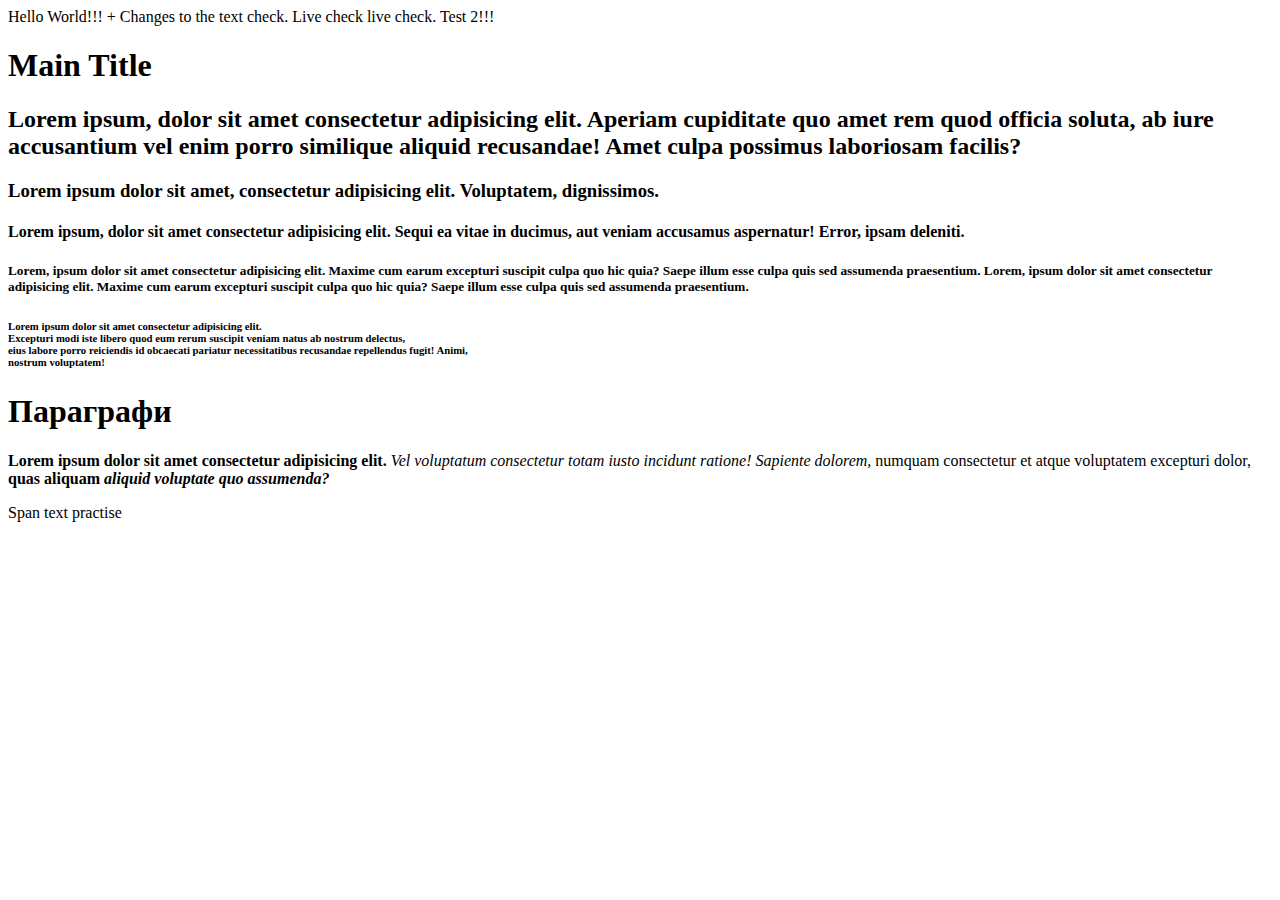
<file: 01/index.html>
<!DOCTYPE html>
<html lang="en">
<head>
    <meta charset="UTF-8"> 
    <meta name="viewport" content="width=device-width, initial-scale=1.0">
    <title>First lesson practise</title>
</head>
<body>
    <!-- First lesson comment use -->
    <!-- Ctrl + / use to do comments without writing the whole tag -->
    Hello World!!! 
        + Changes to the text check. Live check live check.
    Test 2!!!    
    <!-- Step back -->
     <h1> 
        Main Title <!--h1-h6-->
    </h1> 
    <h2>
        Lorem ipsum, dolor sit amet consectetur adipisicing elit. Aperiam cupiditate quo amet rem quod officia soluta, ab iure accusantium vel enim porro similique aliquid recusandae! Amet culpa possimus laboriosam facilis?
    </h2>
    <h3>
        Lorem ipsum dolor sit amet, consectetur adipisicing elit. Voluptatem, dignissimos.
    </h3>
    <h4>
        Lorem ipsum, dolor sit amet consectetur adipisicing elit. Sequi ea vitae in ducimus, aut veniam accusamus aspernatur! Error, ipsam deleniti.
    </h4>
    <h5>
        Lorem, ipsum dolor sit amet consectetur adipisicing elit. Maxime cum earum excepturi suscipit culpa quo hic quia? Saepe illum esse culpa quis sed assumenda praesentium.

        Lorem, ipsum dolor sit amet consectetur adipisicing elit. Maxime cum earum excepturi suscipit culpa quo hic quia? Saepe illum esse culpa quis sed assumenda praesentium.
    </h5>
    <h6>
        Lorem ipsum dolor sit amet consectetur adipisicing elit. <br>
        Excepturi modi iste libero quod eum rerum suscipit veniam natus ab nostrum delectus, <br>
        eius labore porro reiciendis id obcaecati pariatur necessitatibus recusandae repellendus fugit! Animi, <br>
        nostrum voluptatem!
    </h6>

    <!-- SEO-search enginer optimization -->
    <h1>Параграфи</h1>
    <p>
         <b>
            <!-- old version -->
            Lorem ipsum dolor sit amet consectetur adipisicing elit.
        </b> 
        <i>
            Vel voluptatum consectetur totam iusto incidunt ratione! Sapiente dolorem,
        </i>
        <!-- old version -->
         numquam consectetur et atque voluptatem excepturi dolor, 

        <strong> 
            <!-- new version for bold version of the text-->
            quas aliquam 
            <em>
                <!-- new version -->
                aliquid voluptate quo assumenda?
            </em>
        </strong>
    </p>
    <span>
        Span text practise
    </span>
</body>
</html>
</file>
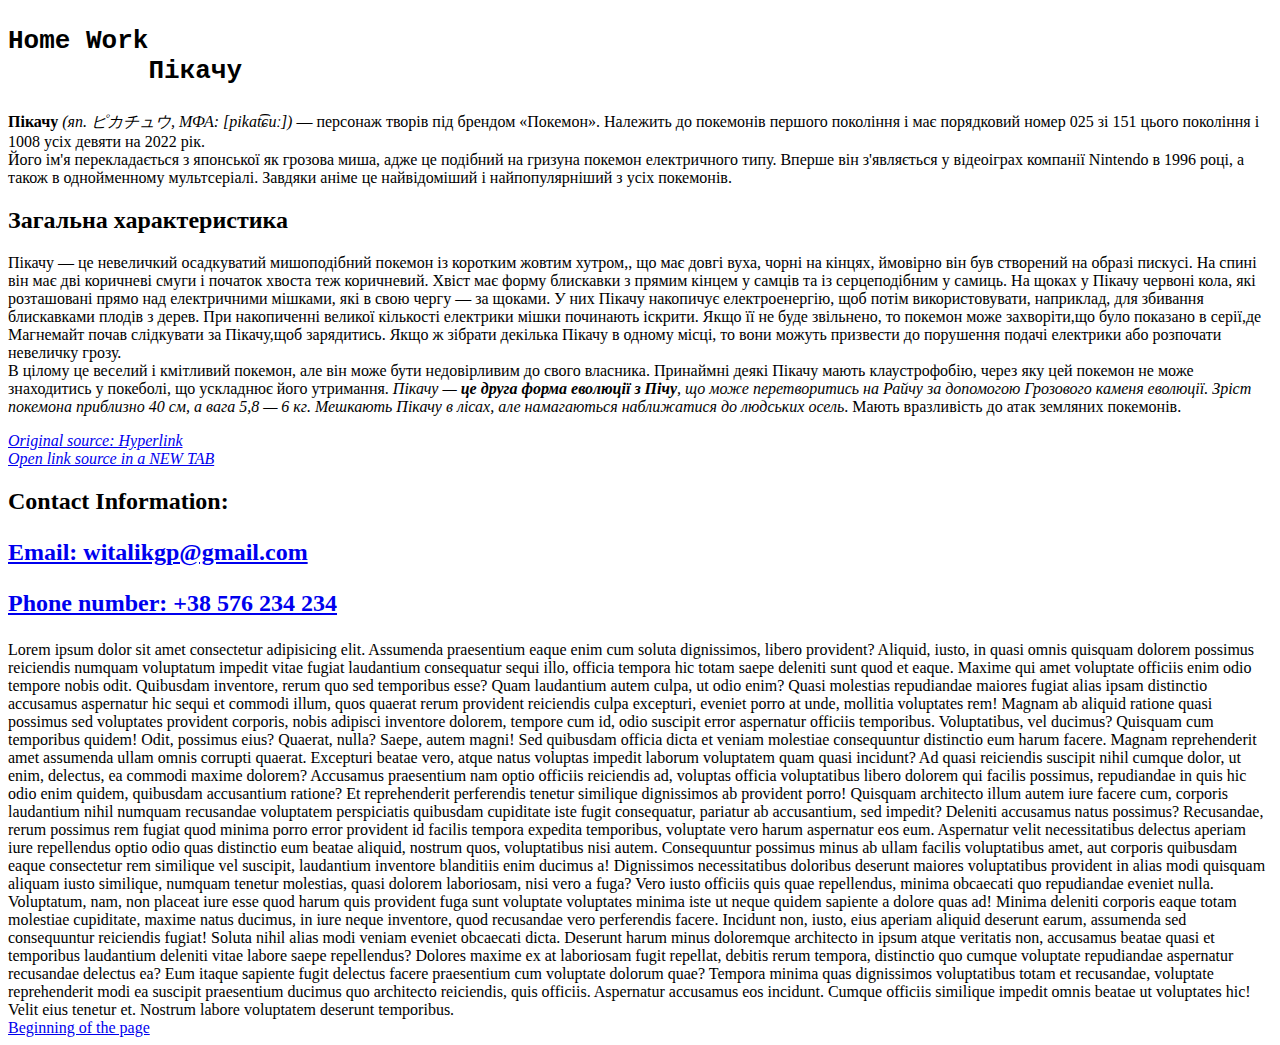
<file: 02/hw01.html>
<!DOCTYPE html>
<html lang="en">
<head>
    <meta charset="UTF-8">
    <meta name="viewport" content="width=device-width, initial-scale=1.0">
    <title>HW-Pikachu-html</title>
</head>
<body>
    <h1 id="Beginning of the page"> 
        <pre>Home Work<br>         Пікачу</pre>
    </h1>
    <p>
        <b>Пікачу</b> <em>(яп. ピカチュウ, МФА: [pikat͡ɕuː])</em> — персонаж творів під брендом «Покемон». Належить до покемонів першого покоління і має порядковий номер 025 зі 151 цього покоління і 1008 усіх девяти на 2022 рік. 
        <br>Його ім'я перекладається з японської як грозова миша, адже це подібний на гризуна покемон електричного типу. Вперше він з'являється у відеоіграх компанії Nintendo в 1996 році, а також в однойменному мультсеріалі. Завдяки аніме це найвідоміший і найпопулярніший з усіх покемонів.  
    </p>
    <h2>
        Загальна характеристика
    </h2>
    <p>
        Пікачу — це невеличкий осадкуватий мишоподібний покемон із коротким жовтим хутром,, що має довгі вуха, чорні на кінцях, ймовірно він був створений на образі пискусі. На спині він має дві коричневі смуги і початок хвоста теж коричневий. Хвіст має форму блискавки з прямим кінцем у самців та із серцеподібним у самиць. На щоках у Пікачу червоні кола, які розташовані прямо над електричними мішками, які в свою чергу  — за щоками. У них Пікачу накопичує електроенергію, щоб потім використовувати, наприклад, для збивання блискавками плодів з дерев. При накопиченні великої кількості електрики мішки починають іскрити. Якщо її не буде звільнено, то покемон може захворіти,що було показано в серії,де Магнемайт почав слідкувати за Пікачу,щоб зарядитись. Якщо ж зібрати декілька Пікачу в одному місці, то вони можуть призвести до порушення подачі електрики або розпочати невеличку грозу.
        <br>В цілому це веселий і кмітливий покемон, але він може бути недовірливим до свого власника. Принаймні деякі Пікачу мають клаустрофобію, через яку цей покемон не може знаходитись у покеболі, що ускладнює його утримання. <em>Пікачу — <b>це друга форма еволюції з Пічу</b>, що може перетворитись на Райчу за допомогою Грозового каменя еволюції. Зріст покемона приблизно 40 см, а вага 5,8 — 6 кг. Мешкають Пікачу в лісах, але намагаються наближатися до людських осель</em>. Мають вразливість до атак земляних покемонів.  
    </p>
    <em>
        <a href="https://uk.wikipedia.org/wiki/%D0%9F%D1%96%D0%BA%D0%B0%D1%87%D1%83">
            Original source: Hyperlink
        </a> <!--- Взято з Вікіпедії-->
        <br><a href="https://uk.wikipedia.org/wiki/%D0%9F%D1%96%D0%BA%D0%B0%D1%87%D1%83" target="_blank">
            Open link source in a NEW TAB
        </a>
    </em>
    <h2>
        Contact Information:
        <a href="mailto:witalikgp@gmail.com">
            <p>
                Email: witalikgp@gmail.com
            </p>
            
        </a>
        <a href="tel:+38576234234">
            <p>
                Phone number: +38 576 234 234
            </p>
        </a>
    </h2>
    <!-- test for navigation buttons below -->

    Lorem ipsum dolor sit amet consectetur adipisicing elit. Assumenda praesentium eaque enim cum soluta dignissimos, libero provident? Aliquid, iusto, in quasi omnis quisquam dolorem possimus reiciendis numquam voluptatum impedit vitae fugiat laudantium consequatur sequi illo, officia tempora hic totam saepe deleniti sunt quod et eaque. Maxime qui amet voluptate officiis enim odio tempore nobis odit. Quibusdam inventore, rerum quo sed temporibus esse? Quam laudantium autem culpa, ut odio enim? Quasi molestias repudiandae maiores fugiat alias ipsam distinctio accusamus aspernatur hic sequi et commodi illum, quos quaerat rerum provident reiciendis culpa excepturi, eveniet porro at unde, mollitia voluptates rem! Magnam ab aliquid ratione quasi possimus sed voluptates provident corporis, nobis adipisci inventore dolorem, tempore cum id, odio suscipit error aspernatur officiis temporibus. Voluptatibus, vel ducimus? Quisquam cum temporibus quidem! Odit, possimus eius? Quaerat, nulla? Saepe, autem magni! Sed quibusdam officia dicta et veniam molestiae consequuntur distinctio eum harum facere. Magnam reprehenderit amet assumenda ullam omnis corrupti quaerat. Excepturi beatae vero, atque natus voluptas impedit laborum voluptatem quam quasi incidunt? Ad quasi reiciendis suscipit nihil cumque dolor, ut enim, delectus, ea commodi maxime dolorem? Accusamus praesentium nam optio officiis reiciendis ad, voluptas officia voluptatibus libero dolorem qui facilis possimus, repudiandae in quis hic odio enim quidem, quibusdam accusantium ratione? Et reprehenderit perferendis tenetur similique dignissimos ab provident porro! Quisquam architecto illum autem iure facere cum, corporis laudantium nihil numquam recusandae voluptatem perspiciatis quibusdam cupiditate iste fugit consequatur, pariatur ab accusantium, sed impedit? Deleniti accusamus natus possimus? Recusandae, rerum possimus rem fugiat quod minima porro error provident id facilis tempora expedita temporibus, voluptate vero harum aspernatur eos eum. Aspernatur velit necessitatibus delectus aperiam iure repellendus optio odio quas distinctio eum beatae aliquid, nostrum quos, voluptatibus nisi autem. Consequuntur possimus minus ab ullam facilis voluptatibus amet, aut corporis quibusdam eaque consectetur rem similique vel suscipit, laudantium inventore blanditiis enim ducimus a! Dignissimos necessitatibus doloribus deserunt maiores voluptatibus provident in alias modi quisquam aliquam iusto similique, numquam tenetur molestias, quasi dolorem laboriosam, nisi vero a fuga? Vero iusto officiis quis quae repellendus, minima obcaecati quo repudiandae eveniet nulla. Voluptatum, nam, non placeat iure esse quod harum quis provident fuga sunt voluptate voluptates minima iste ut neque quidem sapiente a dolore quas ad! Minima deleniti corporis eaque totam molestiae cupiditate, maxime natus ducimus, in iure neque inventore, quod recusandae vero perferendis facere. Incidunt non, iusto, eius aperiam aliquid deserunt earum, assumenda sed consequuntur reiciendis fugiat! Soluta nihil alias modi veniam eveniet obcaecati dicta. Deserunt harum minus doloremque architecto in ipsum atque veritatis non, accusamus beatae quasi et temporibus laudantium deleniti vitae labore saepe repellendus? Dolores maxime ex at laboriosam fugit repellat, debitis rerum tempora, distinctio quo cumque voluptate repudiandae aspernatur recusandae delectus ea? Eum itaque sapiente fugit delectus facere praesentium cum voluptate dolorum quae? Tempora minima quas dignissimos voluptatibus totam et recusandae, voluptate reprehenderit modi ea suscipit praesentium ducimus quo architecto reiciendis, quis officiis. Aspernatur accusamus eos incidunt. Cumque officiis similique impedit omnis beatae ut voluptates hic! Velit eius tenetur et. Nostrum labore voluptatem deserunt temporibus.
    <br>
    <a href="next.html">
        Beginning of the page
    </a>

</body>
</html>
</file>
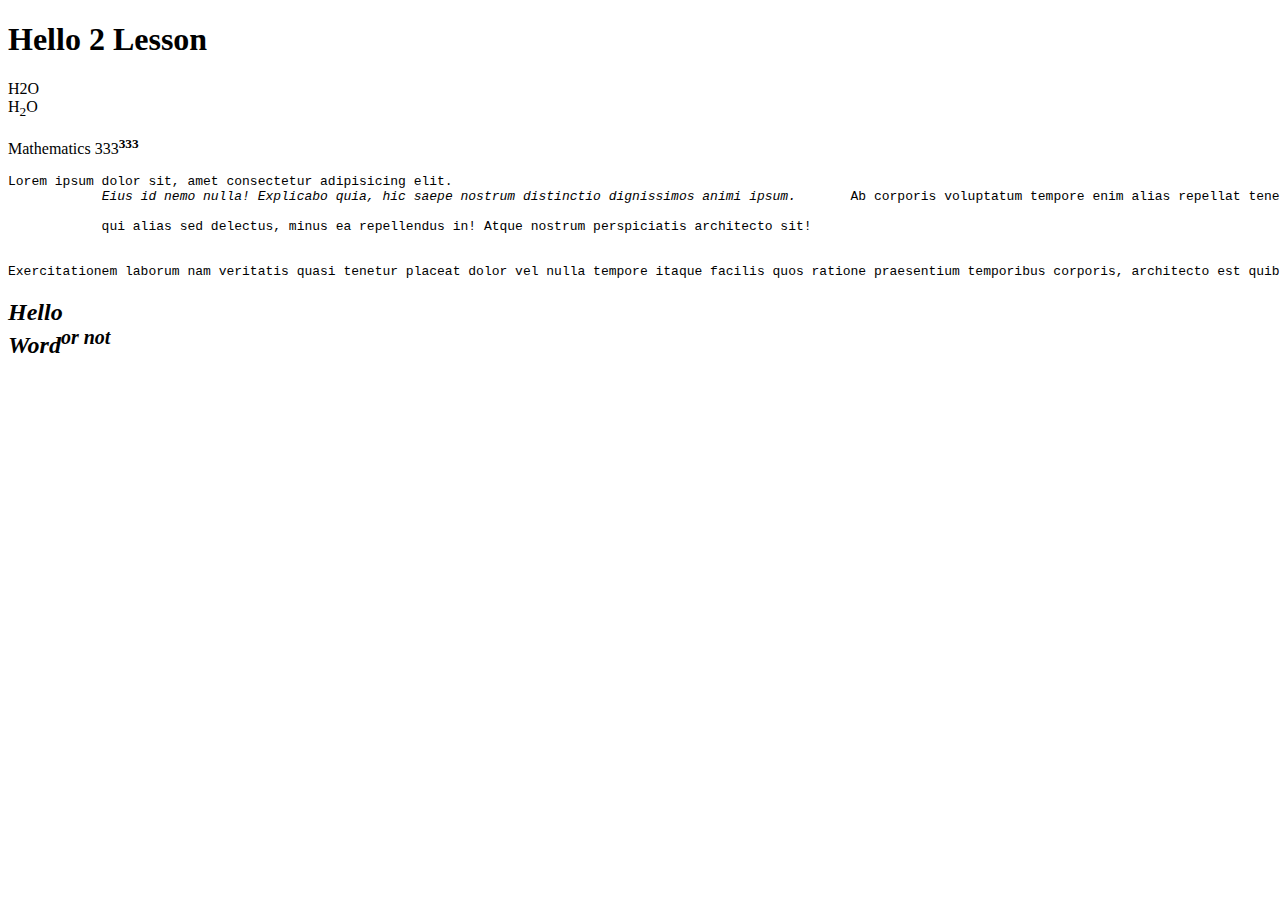
<file: 02/next.html>
<!DOCTYPE html>
<html lang="en">
<head>
    <meta charset="UTF-8">
    <meta name="viewport" content="width=device-width, initial-scale=1.0">
    <title>Lesson 2</title>
</head>
<body>
    <h1>
        Hello 2 Lesson
        <!-- git instalations and adding repository -->
    </h1>
    <p>
        H2O 
        <!-- without formatting -->
        <br> H<sub>2</sub>O  <!--with sub teg-->
    </p>
    <p>
        Mathematics  333<sup><b>333</b></sup>
    </p>

    <p>
        <pre>Lorem ipsum dolor sit, amet consectetur adipisicing elit. 
            <em>Eius id nemo nulla! Explicabo quia, hic saepe nostrum distinctio dignissimos animi ipsum.</em>       Ab corporis voluptatum tempore enim alias repellat tenetur accusamus iste eos sed impedit, labore fugiat harum recusandae ut quaerat facere asperiores vero libero omnis, distinctio mollitia aut atque! <b>Doloremque vel quisquam magnam quo recusandae voluptatum odit obcaecati sequi eaque facilis tempore nobis</b>, 
            
            qui alias sed delectus, minus ea repellendus in! Atque nostrum perspiciatis architecto sit! 
            
            <br>Exercitationem laborum nam veritatis quasi tenetur placeat dolor vel nulla tempore itaque facilis quos ratione praesentium temporibus corporis, architecto est quibusdam commodi quis dicta.</pre>
    </p>
    <h2>
        <em>Hello <br>Word<sup>or not</sup></em>
    </h2>
</body>
</html>
</file>
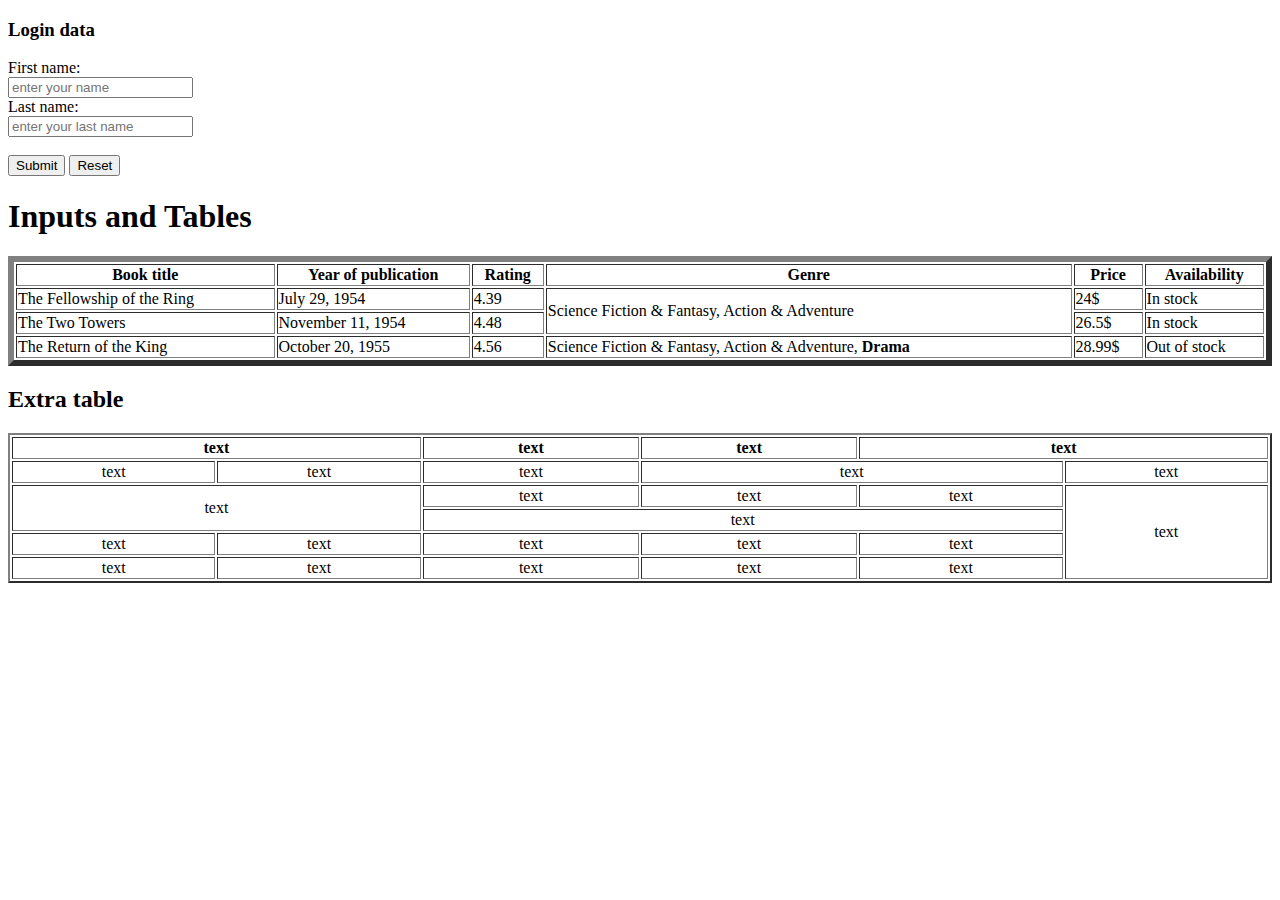
<file: 03/hw3.html>
<!DOCTYPE html>
<html lang="en">
<head>
    <meta charset="UTF-8">
    <meta name="viewport" content="width=device-width, initial-scale=1.0">
    <title>Home work 2 ( lesson 3) </title>
</head>
<body>
    <h3>
        Login data
    </h3>
    <form action="/action_page.php">
        <label for="fname">First name:</label><br>
        <input type="text" id="fname" name="fname" value="" placeholder="enter your name"><br>
        <label for="lname">Last name:</label><br>
        <input type="text" id="lname" name="lname" value="" placeholder="enter your last name"><br><br>
        <input type="submit" value="Submit">
        <input type="reset" value="Reset">
      </form>
    <h1>
        Inputs and Tables
    </h1>
    <!-- Основне завдання  -->
     <table border="6" style="width: 100%">
        <thead >
            <tr>
                <th>
                    Book title
                </th>
                <th>
                    Year of publication
                </th>
                <th>
                    Rating
                </th>
                <th>
                    Genre
                </th>
                <th>
                    Price
                </th>
                <th>
                    Availability
                </th>
            </tr>
        </thead>
        <tbody>
            <tr>
                <td>
                    The Fellowship of the Ring
                </td>
                <td>
                    July 29, 1954
                </td>
                <td>
                    4.39
                </td>
                <td rowspan="2">
                   Science Fiction & Fantasy, Action & Adventure
                </td>
                <td>
                    24$
                </td>
                <td>
                    In stock
                </td>
            </tr>
            <tr>
                <td>
                    The Two Towers
                </td>
                <td>
                    November 11, 1954 
                </td>
                <td>
                    4.48
                </td>
                <td>
                    26.5$
                </td>
                <td>
                    In stock
                </td>
             </tr>
            <tr>
                <td>
                    The Return of the King
                </td>
                <td>
                    October 20, 1955
                </td>
                <td>
                    4.56
                </td>
                <td>
                    Science Fiction & Fantasy, Action & Adventure,  <b>Drama </b>
                </td>
                <td>
                    28.99$
                </td>
                <td>
                    Out of stock
                </td>
            </tr>
        </tbody>
     </table>

     <h2>
        Extra table
     </h2>
     <table border="2" style="width:100%" >
        <thead>
            <tr>
                <th colspan="2" >
                    text
                </th>
                <th >
                    text 
                </th>
                <th>
                    text
                </th>
                <th colspan="2">
                    text
                </th>
            </tr>
        </thead>
        <tbody style="text-align: center;" >
            <tr >
                <td>
                    text
                </td>
                <td>
                    text
                </td>
                <td>
                    text
                </td>
                <td colspan="2">
                    text
                </td>
                <td>
                    text
                </td>
            </tr>
            <tr>
                <td colspan="2" rowspan="2">
                    text
                </td>
                <td>
                    text
                </td>
                <td>
                    text
                </td>
                <td>
                    text
                </td>
                <td rowspan="4">
                    text
                </td>
            </tr>
            <tr>
                <td colspan="3">
                    text
                </td>
            </tr>
            <tr>
                <td>
                    text
                </td>
                <td>
                    text
                </td>
                <td>
                    text
                </td>
                <td>
                    text
                </td>
                <td>
                    text
                </td>
            </tr>
            <tr>
                <td>
                    text
                </td>
                <td>
                    text
                </td>
                <td>
                    text
                </td>
                <td>
                    text
                </td>
                <td>
                    text
                </td>
            </tr>
        </tbody>
     </table>
</body>
</html>
</file>
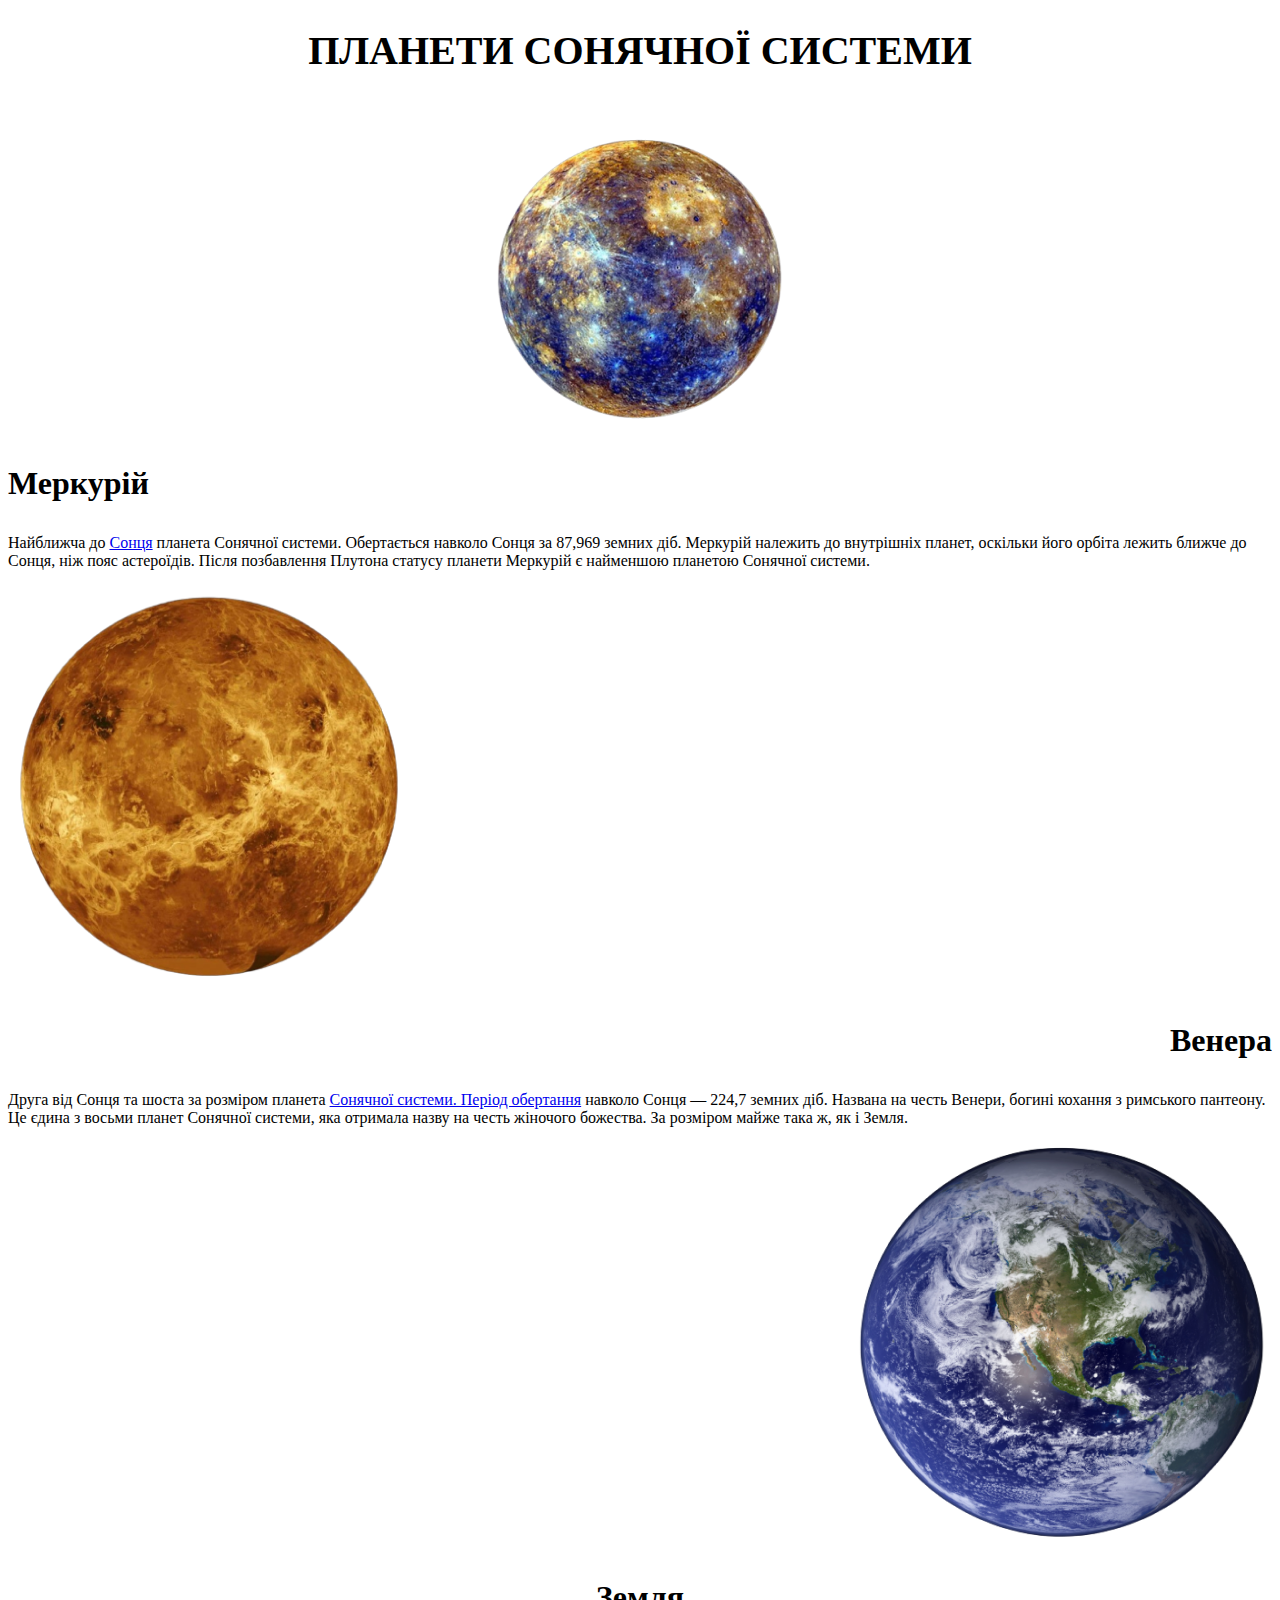
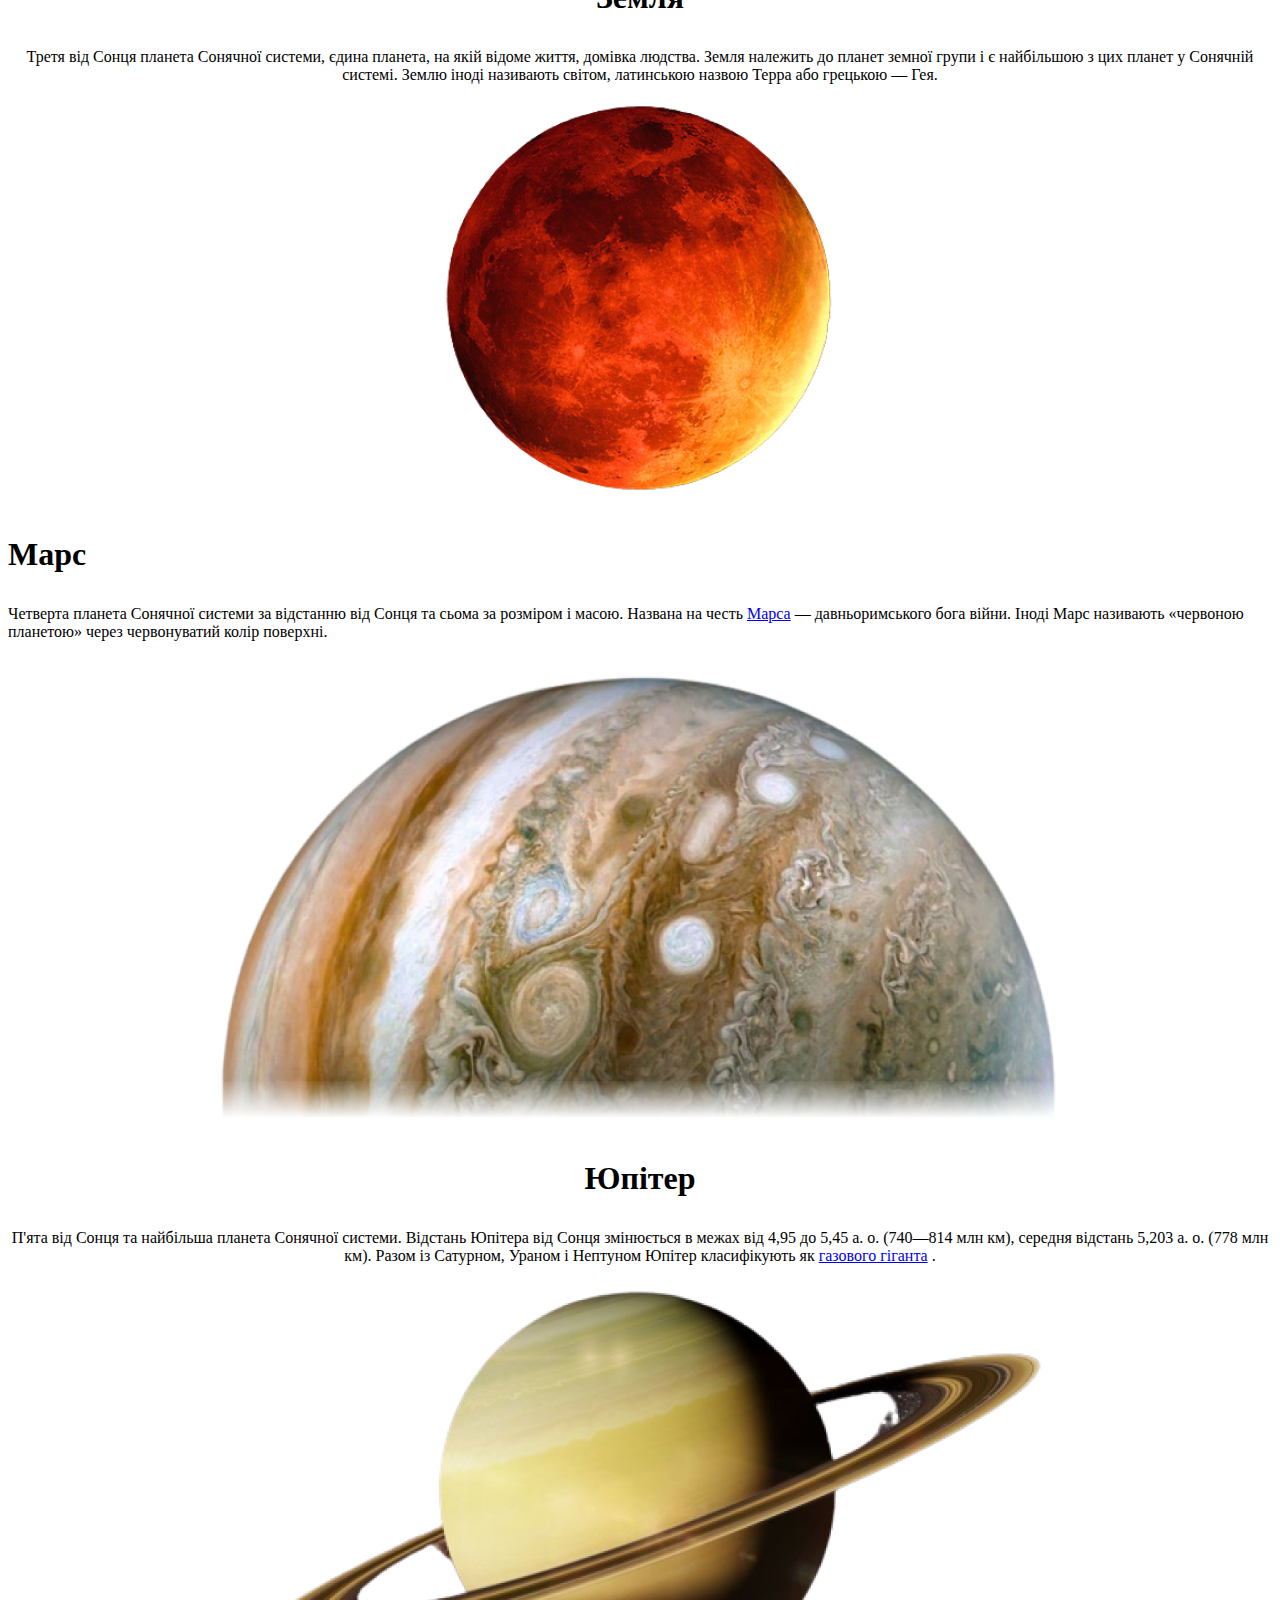
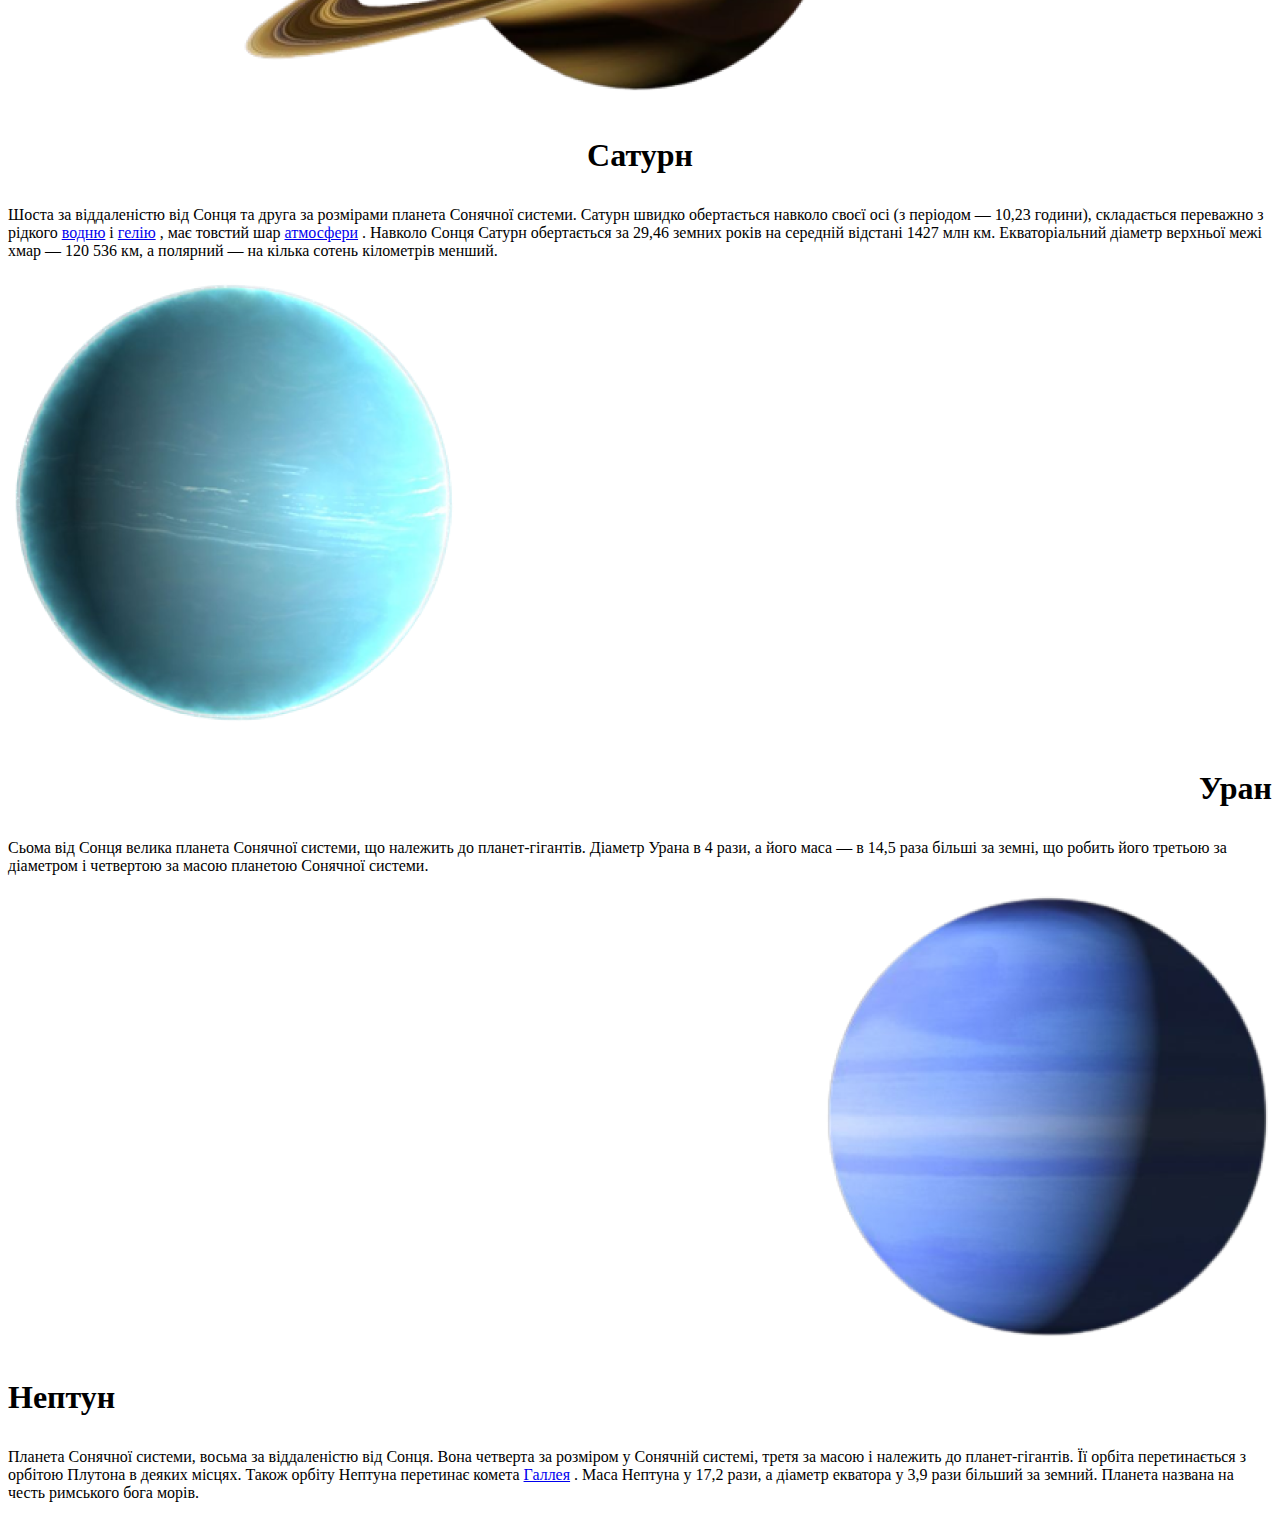
<file: 04/hwPlanets.html>
<!DOCTYPE html>
<html lang="en">
<head>
    <meta charset="UTF-8">
    <meta name="viewport" content="width=device-width, initial-scale=1.0">
    <title>Planets</title>
    <link rel="stylesheet" href="planets.css">
</head>
<body>
    <h1 class="center">
        ПЛАНЕТИ СОНЯЧНОЇ СИСТЕМИ
    </h1>
    <section class="center" >
        <img src="Images/меркурій.png" alt="Меркурій">
   </section>
   <h3 class="left-side">
    Меркурій
    </h3>
    <p>
        Найближча до 
        <a href="https://uk.wikipedia.org/wiki/%D0%A1%D0%BE%D0%BD%D1%86%D0%B5">Сонця</a> 
         планета Сонячної системи. Обертається навколо Сонця за 87,969 земних діб. Меркурій належить до внутрішніх планет, оскільки його орбіта лежить ближче до Сонця, ніж пояс астероїдів. Після позбавлення Плутона статусу планети Меркурій є найменшою планетою Сонячної системи.
    </p>
   <section class="left-side">
        <img src="Images/венера.png" alt="">
   </section>
   <h3 class="right-side">
        Венера
    </h3>
    <p>
        Друга від Сонця та шоста за розміром планета
        <a href="https://uk.wikipedia.org/wiki/%D0%A1%D0%BE%D0%BD%D1%8F%D1%87%D0%BD%D0%B0_%D1%81%D0%B8%D1%81%D1%82%D0%B5%D0%BC%D0%B0">Сонячної системи. Період обертання</a> 
         навколо Сонця — 224,7 земних діб. Названа на честь Венери, богині кохання з римського пантеону. Це єдина з восьми планет Сонячної системи, яка отримала назву на честь жіночого божества. За розміром майже така ж, як і Земля.
    </p>
    <section class="right-side">
        <img src="Images/земля.png" alt="">
    </section>
    <h3 class="center">
        Земля
    </h3>
    <p class="center">
        Третя від Сонця планета Сонячної системи, єдина планета, на якій відоме життя, домівка людства. Земля належить до планет земної групи і є найбільшою з цих планет у Сонячній системі. Землю іноді називають світом, латинською назвою Терра або грецькою — Гея.
    </p>
   <section class="center">
        <img src="Images/марс.png" alt="">
   </section>
    <h3 class="left-side">
        Марс
    </h3>
    <p>
        Четверта планета Сонячної системи за відстанню від Сонця та сьома за розміром і масою. Названа на честь 
        <a href="https://uk.wikipedia.org/wiki/%D0%9C%D0%B0%D1%80%D1%81_(%D0%BC%D1%96%D1%84%D0%BE%D0%BB%D0%BE%D0%B3%D1%96%D1%8F)">Марса</a>
         — давньоримського бога війни. Іноді Марс називають «червоною планетою» через червонуватий колір поверхні.
    </p>
   <section class="center">
        <img src="Images/юпітер.png" alt="">
   </section>
   <h3 class="center">
        Юпітер  
    </h3>
    <p class="center">
        П'ята від Сонця та найбільша планета Сонячної системи. Відстань Юпітера від Сонця змінюється в межах від 4,95 до 5,45 а. о. (740—814 млн км), середня відстань 5,203 а. о. (778 млн км). Разом із Сатурном, Ураном і Нептуном Юпітер класифікують як
        <a href="https://uk.wikipedia.org/wiki/%D0%93%D0%B0%D0%B7%D0%BE%D0%B2%D1%96_%D0%B3%D1%96%D0%B3%D0%B0%D0%BD%D1%82%D0%B8">газового гіганта</a> 
        .
    </p>
   <section class="center">
        <img src="Images/сатурн.png" alt="">
    </section>
    <h3 class="center">
        Сатурн
    </h3>
    <p>
        Шоста за віддаленістю від Сонця та друга за розмірами планета Сонячної системи. Сатурн швидко обертається навколо своєї осі (з періодом — 10,23 години), складається переважно з рідкого
        <a href="https://uk.wikipedia.org/wiki/%D0%92%D0%BE%D0%B4%D0%B5%D0%BD%D1%8C">водню</a> і
        <a href="https://uk.wikipedia.org/wiki/%D0%93%D0%B5%D0%BB%D1%96%D0%B9">гелію</a>
        , має товстий шар <a href="https://uk.wikipedia.org/wiki/%D0%90%D1%82%D0%BC%D0%BE%D1%81%D1%84%D0%B5%D1%80%D0%B0_%D0%BF%D0%BB%D0%B0%D0%BD%D0%B5%D1%82%D0%B8">атмосфери</a>
        . Навколо Сонця Сатурн обертається за 29,46 земних років на середній відстані 1427 млн км. Екваторіальний діаметр верхньої межі хмар — 120 536 км, а полярний — на кілька сотень кілометрів менший.
    </p>
    <section class="left-side">
        <img src="Images/уран.png" alt="">
    </section>
    <h3 class="right-side">
        Уран
    </h3>
    <p>
        Сьома від Сонця велика планета Сонячної системи, що належить до планет-гігантів. Діаметр Урана в 4 рази, а його маса — в 14,5 раза більші за земні, що робить його третьою за діаметром і четвертою за масою планетою Сонячної системи.
    </p>
    <section class="right-side">
        <img src="Images/нептун.png" alt="">
    </section>
    <h3 class="left-side">
        Нептун
    </h3>
    <p>
        Планета Сонячної системи, восьма за віддаленістю від Сонця. Вона четверта за розміром у Сонячній системі, третя за масою і належить до планет-гігантів. Її орбіта перетинається з орбітою Плутона в деяких місцях. Також орбіту Нептуна перетинає комета
        <a href="https://uk.wikipedia.org/wiki/%D0%9A%D0%BE%D0%BC%D0%B5%D1%82%D0%B0_%D0%93%D0%B0%D0%BB%D0%BB%D0%B5%D1%8F">Галлея</a> 
        . Маса Нептуна у 17,2 рази, а діаметр екватора у 3,9 рази більший за земний. Планета названа на честь римського бога морів.
    </p>
</body>
</html>
</file>
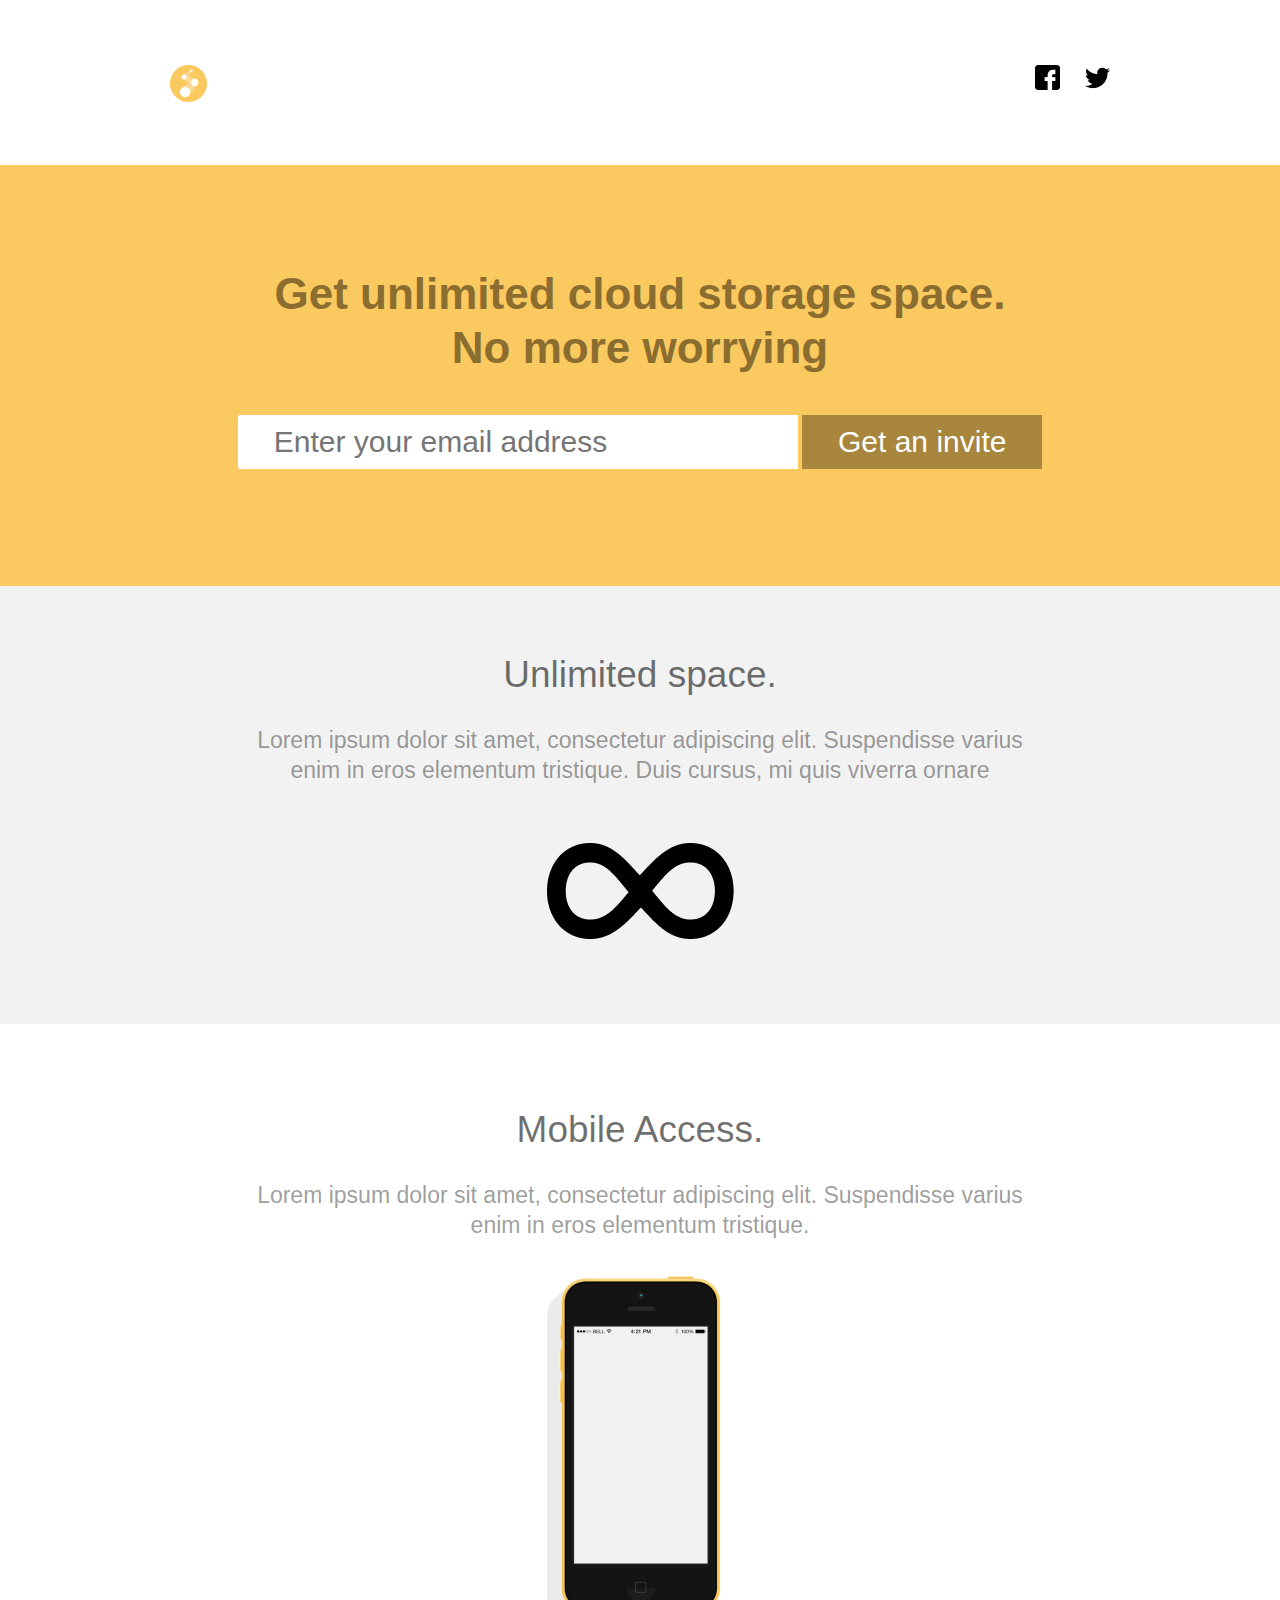
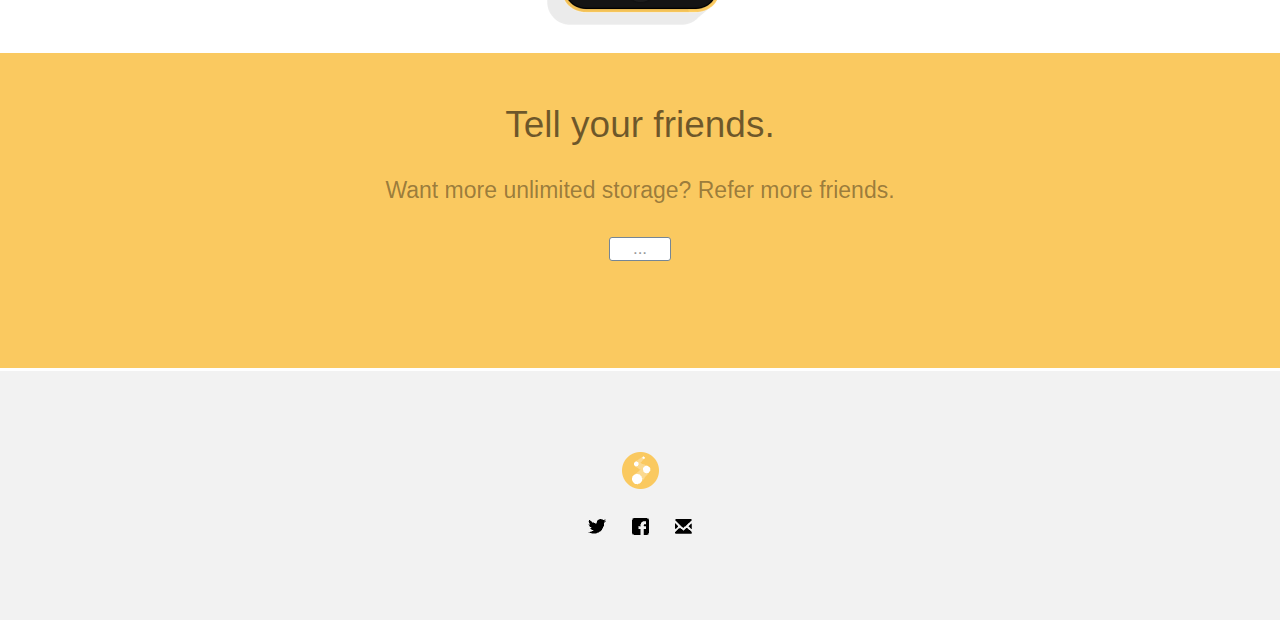
<file: 05/hw5(webpage).html>
<!DOCTYPE html>
<html lang="en">
<head>
    <meta charset="UTF-8">
    <meta name="viewport" content="width=device-width, initial-scale=1.0">
    <title>Home Work Lesson 5</title>
    <link rel="stylesheet" href="font.css">
</head>
<body>
    <header>
        <div class="header-container">
            <div class="logo-block">
                <img src="images/Logo.png" alt="orange logo" height="37px" width="37px">
            </div>
            <div class="social-block">
                <a href="https://www.facebook.com/" target="_blank">
                    <img src="images/fb-icon.png" alt="Facebook logo" height="25px" width="25px">
                </a>
                <a href="https://x.com/" target="_blank">
                    <img src="images/twitter.png" alt="X logo" height="25px" width="25px">
                </a>
            </div>
        </div>
    </header>
    <section class="form">
        <div class="text-container">
            <h2>
                Get unlimited cloud storage space. 
                <br>No more worrying

            </h2>
            <form action="" class="mail-form">
                    <input type="email" placeholder="Enter your email address">
                    <button class="button-form" type="submit">Get an invite</button>
            </form>           
        </div>
    </section>
    <section class="space">
        <div class="text-container">
            <h3 class="title-element">
                Unlimited space.
            </h3>
            <p class="text-content">
                Lorem ipsum dolor sit amet, consectetur adipiscing elit. Suspendisse varius enim in eros elementum tristique. Duis cursus, mi quis viverra ornare
            </p>
            <div class="unlimited-image-space">
                <img src="images/infinity-icon.png" alt="Infinity Logo"> 
            </div>
        </div>
    </section>
    <section class="mobile">
        <div class="text-container">
            <h3 class="title-element">
                Mobile Access.
            </h3>
            <p class="text-content">
                Lorem ipsum dolor sit amet, consectetur adipiscing elit. Suspendisse varius enim in eros elementum tristique.
            </p>
            <img src="images/Mobile.png" alt="Large Smartphone">
        </div>
        
    </section>
    <section class="share">
        <div class="text-container">
            <h3 class="title-element"> 
                Tell your friends.
            </h3>
            <div class="text-content">
                <p>
                    Want more unlimited storage? Refer more friends.
                </p>               
            </div>
            <button class="tell-your-friends-button">
                ...
            </button>
        </div>
    </section>
    <footer class="end">
        <div class="text-container">
            <img src="images/Logo-end.png" alt="Bottom page logo">
        </div>
        <div class="link-block">
            <a href="#">
                <img src="images/X-end.png" alt="X(Twitter)">
            </a>
            <a href="#">
                <img src="images/FB-end.png" alt="Bottom FB">
            </a>
            <a href="#">
                <img src="images/email-end.png" alt="Bottom email">
            </a>
        </div>
    </footer>
</body>
</html>
</file>
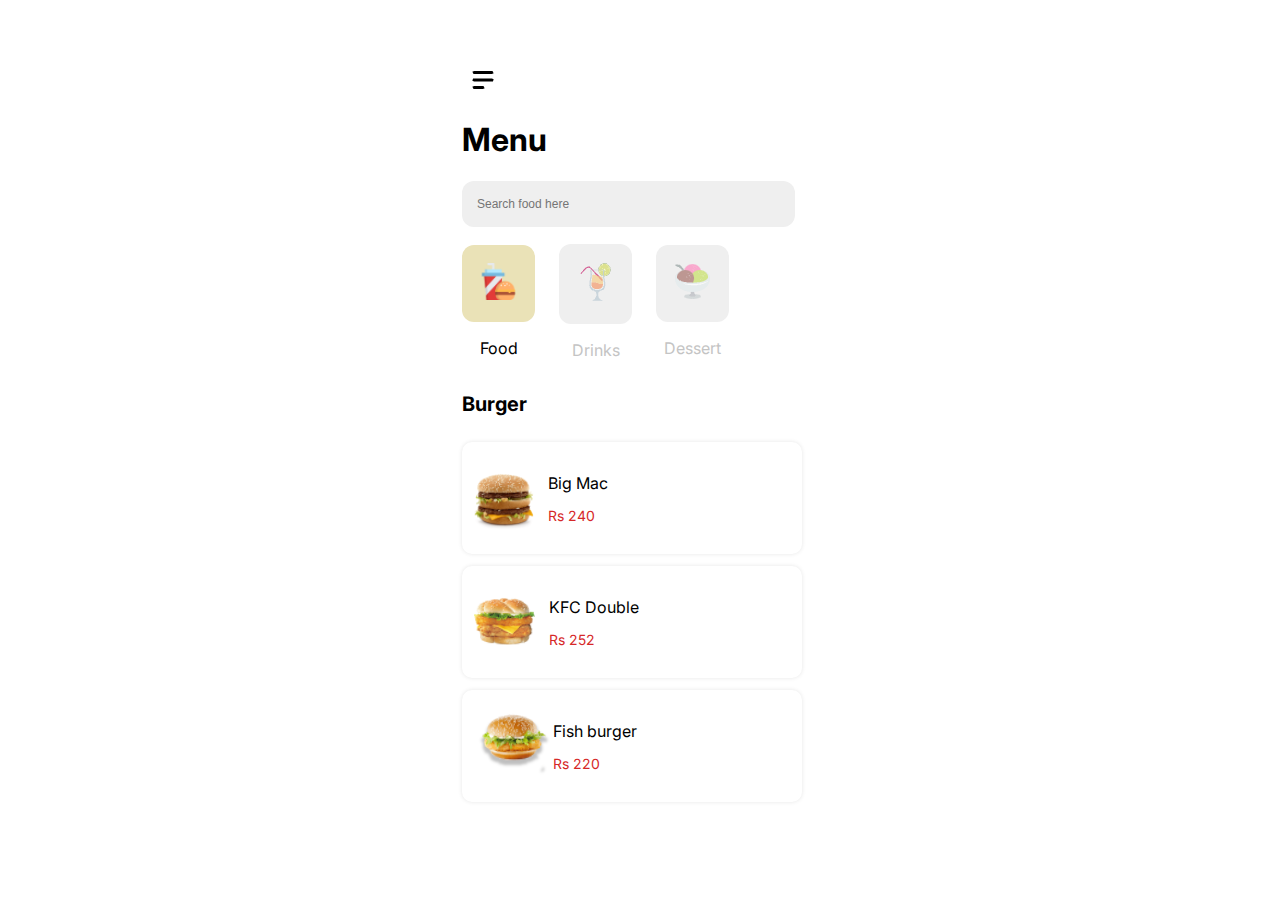
<file: 06/hw-menu/hw06-menu.html>
<!DOCTYPE html>
<html lang="en">
<head>
    <meta charset="UTF-8">
    <meta name="viewport" content="width=device-width, initial-scale=1.0">
    <title>Document</title>
    <link rel="stylesheet" href="hw06-menu.css">
        <link rel="preconnect" href="https://fonts.googleapis.com">
    <link rel="preconnect" href="https://fonts.gstatic.com" crossorigin>
    <link href="https://fonts.googleapis.com/css2?family=Inter:ital,opsz,wght@0,14..32,100..900;1,14..32,100..900&display=swap" rel="stylesheet">
</head>
<body>
    <main class="page">
        <div class="main-menu">
            <button type="button" class="click">
                <img src="image/Group 1.png" alt="side-menu">
            </button>
            <h1 class="h11">
                Menu
            </h1>
            <input class="text-in" type="text" placeholder="Search food here" >
            <div class="food-menu">
                <div>
                    <div class="choise1">
                        <img src="image/menu1.png" alt="#">
                    </div>
                    <p>
                        Food
                    </p>
                </div>
                <div class="inactive">
                    <div  class="choise2">
                        <img src="image/menu2.png" alt="#">
                    </div>
                    <p>
                        Drinks
                    </p>
                </div>
                <div class="inactive">
                    <div  class="choise3">
                        <img src="image/menu3.png" alt="#">
                    </div>
                    <p>
                        Dessert
                    </p>
                </div>
            </div>
            <h2 class="h22">
                Burger
            </h2>
            <div class="foodcart">
                <div class="burger">
                    <div>
                        <img src="image/bigmac.png" alt="#">
                    </div>
                    <div>
                        Big Mac
                        <p class="redt">
                            Rs 240
                        </p>
                    </div>
                </div>
                <div class="burger">
                    <div>
                        <img src="image/KFC double.png" alt="#">
                    </div>
                    <div>
                        KFC Double
                        <p class="redt">
                            Rs 252
                        </p>
                    </div>
                </div>
                <div class="burger fish">
                    <div>
                        <img src="image/fishburger.png" alt="#">
                    </div>
                    <div>
                        Fish burger
                        <p class="redt">
                            Rs 220
                        </p>
                    </div>
                </div>
            </div>
        </div>
       
    </main>
</body>
</html>
</file>
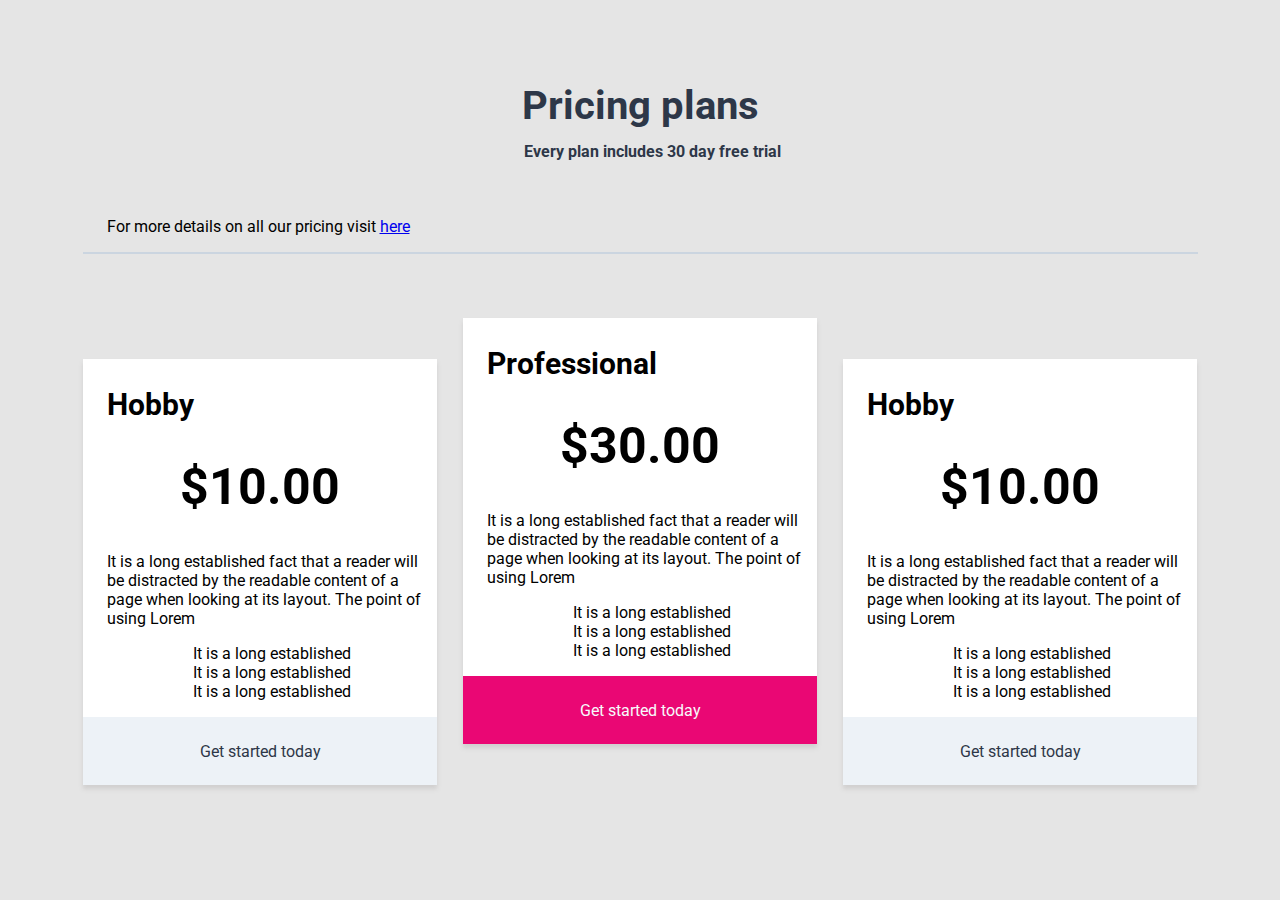
<file: 06/hw-pricing/hw06-pricing.html>
<!DOCTYPE html>
<html lang="en">
<head>
    <meta charset="UTF-8">
    <meta name="viewport" content="width=device-width, initial-scale=1.0">
    <title>Document</title>
    <link rel="stylesheet" href="pricing.css">
    <link rel="preconnect" href="https://fonts.googleapis.com">
    <link rel="preconnect" href="https://fonts.gstatic.com" crossorigin>
    <link href="https://fonts.googleapis.com/css2?family=Roboto:ital,wght@0,100;0,300;0,400;0,500;0,700;0,900;1,100;1,300;1,400;1,500;1,700;1,900&display=swap" rel="stylesheet">
</head>
<body>
    <header class="center">
        <h1 class="title">
            Pricing plans
        </h1>
        <h2 class="subtitle smallt">
            Every plan includes 30 day free trial
        </h2>
    </header>
    <p class="smallt">
        For more details on all our pricing visit 
        <a href="#">here</a>
    </p>
    <hr class="line">
    <div class="cards">
        <div class="blocks">
                <h3 class="name">
                    Hobby
                </h3>
                <h4 class="center price">
                    $10.00 
                </h4>
                <p class="smallt">
                    It is a long established fact that a reader will be distracted by the readable content of a page when looking at its layout. The point of using Lorem
                </p>
                <ul type="none" class="center smallt"">
                    <li>
                        It is a long established  
                    </li>
                    <li>
                        It is a long established  
                    </li>
                    <li>
                        It is a long established  
                    </li>
                </ul>
                <div class="center inactive smallt">
                    Get started today
                </div>
        </div>
        <div class="blocks active">
            <h3 class="name">
                Professional
            </h3>
            <h4 class="center price">
                $30.00 
            </h4>
            <p class="smallt">
                It is a long established fact that a reader will be distracted by the readable content of a page when looking at its layout. The point of using Lorem
            </p>
            <ul type="none" class="center smallt"">
                <li>
                    It is a long established  
                </li>
                <li>
                    It is a long established  
                </li>
                <li>
                    It is a long established  
                </li>
            </ul>
            <div class="center active smallt">
                    Get started today
            </div>
        </div>
        <div class="blocks">
            <h3 class="name">
                Hobby
            </h3>
            <h4 class="center price">
                $10.00 
            </h4>
            <p class="smallt">
                It is a long established fact that a reader will be distracted by the readable content of a page when looking at its layout. The point of using Lorem
            </p>
            <ul type="none" class="center smallt">
                <li>
                    It is a long established  
                </li>
                <li>
                    It is a long established  
                </li>
                <li>
                    It is a long established  
                </li>
            </ul>
            <div class="center inactive smallt">
                Get started today
            </div>
        </div>
    </div>
</body>
</html>
</file>
<file: 04/planets.css>
h1{
    font-size: 40px;
    text-align: center;
    margin-bottom: 55px;
}
h3{
    font-size: 32px;
}
p{
    font-size: 16px;
}
.center{
    text-align: center;
}
.left-side{
    text-align: left;
}
.right-side{
    text-align: right;
}
</file>
<file: 05/font.css>
*{
    box-sizing: border-box;
}
body{
    margin: 0;
    font-family: "Roboto", sans-serif;
    font-weight: 400;
    font-style: normal;
}
.header-container{
    display: flex;
    width: 940px;
    margin: 0 auto;
    padding-top: 65px;
    padding-bottom: 59px;
    justify-content: space-between;  
}
.logo-block, .social-block{
    width: 470px;
    display: inline-block;
}
.social-block{
    text-align: right;
    
}
.social-block a{
    display: inline-block;
    text-decoration: none;
    margin-left: 21px;
}
.text-container h2{
    font-size: 44px;
    font-weight: 400px;
    line-height: 54px;
    margin-bottom: 40px;
    margin-top: 0;
    
}
.text-content{
    color: rgba(0, 0, 0, 0.4);
    font-size: 23px;
    font-weight: 400;
    line-height: 30px;
    margin-top: 0;
    margin-bottom: 32px;
}
.text-container{
    max-width: 810px;
    margin: 0 auto;
    text-align: center;
    
}
.form{ 
    padding-top: 102px;
    padding-bottom: 117px;
    background: rgb(250, 201, 96);  
    color: rgb(138, 109, 47)
}
.mail-form input{
    border: none;
    padding: 0 36px;
    font-size: 30px;
    width: 560px;
    height: 54px;
    border-radius: 2px 0px 0px 2px;


}
.button-form{
    background: rgb(168, 134, 61);
    color: rgb(255, 255, 255);
    border: none;
    font-size: 30px;
    width: 240px;
    height: 54px;
    text-align: center; 
}
.space{
    padding-top: 71px;
    padding-bottom: 81px;
    background: rgb(242, 242, 242);

}
/* Unlimited image space */
.unlimited-image-space{
    padding-top: 26px;
}
.title-element{
    color: rgba(0, 0, 0, 0.56);
    font-size: 37px;
    font-weight: 400;
    line-height: 36px;
    text-align: center;
    margin-bottom: 32px;
    margin-top: 0;
}
.mobile{
    padding-top: 88px;
    padding-bottom: 21px;
}
.share{
    text-align: center;
    background: rgb(250, 201, 96);
    padding-top: 54px;
    padding-bottom: 107px;
    border-bottom: 3px solid rgb(255, 255, 255);
}
.tell-your-friends-button{
    color: rgb(153, 153, 153);
    font-size: 17px;
    font-weight: 400;
    line-height: 22px;
    text-align: center;
    box-sizing: border-box;
    border: 1px solid rgb(117, 134, 150);
    border-radius: 3px;
    background: rgb(255, 255, 255);
    padding: 0 23px;
}
.end{
    background: rgb(242, 242, 242);
    padding: 81px 0;
}
.link-block{
    padding-top: 24px;
    text-align: center;
}
.link-block a{
    display: inline-block;
    text-decoration: none;
    margin-right: 22px;
}
.link-block a:last-child{
    margin: 0;
}
</file>
<file: 06/hw-menu/hw06-menu.css>
.body{
    
}
.page{
    padding-right: 20px;
    padding-left: 24px;
    padding-top: 56px;
    padding-bottom: 91px;
    font-family: "Inter", sans-serif;
    margin: 0 auto;
    max-width: 360px;
    max-height: 800px;
}
.click{
    background: rgb(255, 255, 255);
    border: none;
}
.h11{
    font-size: 32px;
}
.text-in{
    border-radius: 12px;
    background: rgb(239, 239, 239);
    color: rgb(153, 153, 153);
    font-size: 12px;
    text-align: left;
    border: none;
    margin-bottom: 17px;
    width: 316px;
    height: 44px;
    padding-left: 15px;
    width: 316px;
    height: 44px;
}
.food-menu{
    font-size: 16px;
    display: flex;
    align-items: center;
    column-gap: 24px;
    text-align: center;
}
.choise1{
    border-radius: 12px;
    background: rgb(234, 226, 183);
    padding: 18px;
    text-align: center;
}
.choise2{
    border-radius: 12px;
    background: rgb(239, 239, 239);
    padding: 18px;
    
}
.choise3{
    border-radius: 12px;
    background: rgb(239, 239, 239);
    padding: 18px;
}
.inactive{
    color: rgb(196, 196, 196);
}
.h22{
    font-size: 20px;
    margin-bottom: 26px;
}
.foodcart{
    display: flex;
    flex-direction: column;
    row-gap: 12px;
}
.burger{
    display: flex;
    border-radius: 10px;
    box-shadow: 0px 0px 4px 0px rgb(230, 230, 230);
    background: rgb(255, 255, 255);
    font-size: 16px;
    padding: 12px;
    width: 316px;
    min-height: 88px;
    align-items: center;
    column-gap: 14px;
}
.burger.fish{
    column-gap: 1px;
}
.redt{
    color: rgb(214, 40, 40);
    font-size: 14px;
    text-align: left;
    margin-bottom: 0;
}
</file>
<file: 06/hw-pricing/pricing.css>
body{
    margin: 0 auto;
    font-family: Roboto;
    background: rgb(229, 229, 229);
    max-width: 1115px;
}
.title{
    color: rgb(45, 55, 72);
    font-size: 40px;
    margin-top: 82px;
    margin-bottom: 5px;
}
.subtitle{
    color: rgb(45, 55, 72);
    margin-bottom: 56px;
}
.smallt{
    font-size: 16px;
    padding-left: 24px;
}
.line{
    border: 1px solid rgb(203, 213, 224);
}
.name{
    font-size: 30px;
    margin-top: 28px;
    margin-left: 24px;
}
.cards{
    display: flex;
    column-gap: 26px;
    align-items: flex-start;
}
.blocks{
    margin-top: 97px;
    box-shadow: 0px 4px 4px 0px rgba(152, 149, 149, 0.25);
    background: rgb(255, 255, 255);
}
.blocks.active{
    margin-top: 56px;
    margin-bottom: 133px;
}
.center{
    text-align: center;
}
.center.price{
    font-size: 50px;
    margin-top: 36px;
    margin-bottom: 36px;
}
.center.smallt{

}
.center.inactive.smallt{
    background: rgb(237, 242, 247);
    color: rgb(45, 55, 72);
    padding-top: 25px;
    padding-bottom: 24px;
    padding-left: 113px;
    padding-right: 112px;
}
.center.active{
    background: rgb(234, 7, 116);
    color: rgb(247, 250, 252);
    padding-top: 25px;
    padding-bottom: 24px;
    padding-left: 113px;
    padding-right: 112px;
}
</file>
